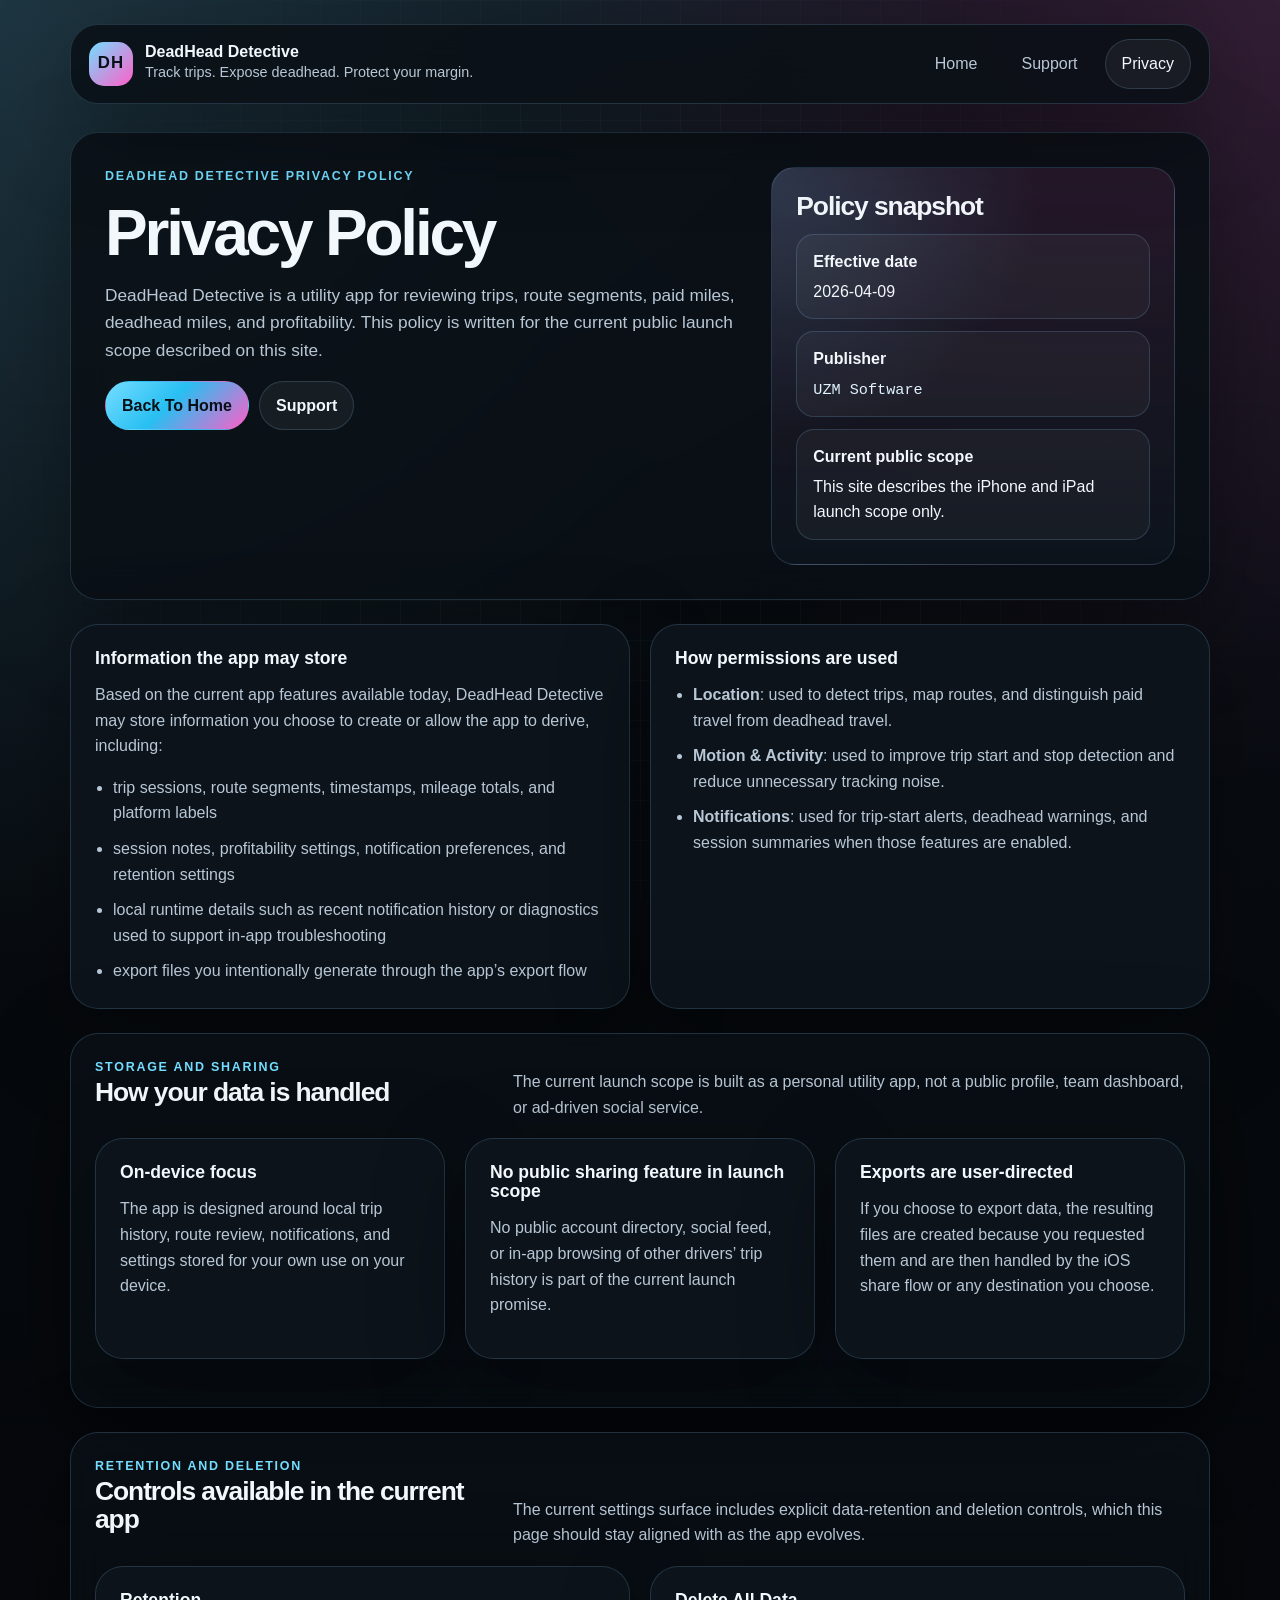
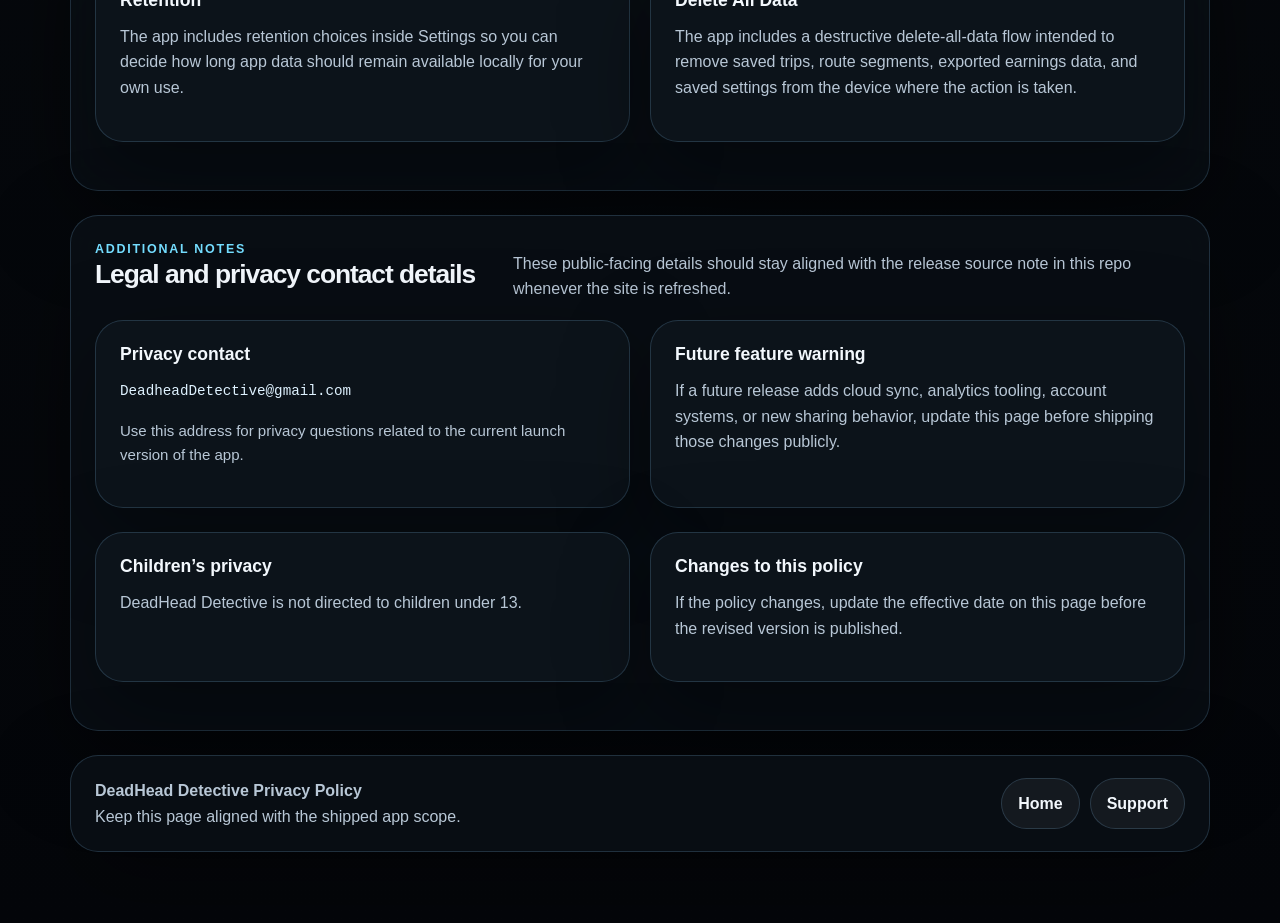
<file: privacy.html>
<!doctype html>
<html lang="en">
<head>
  <meta charset="utf-8">
  <meta name="viewport" content="width=device-width, initial-scale=1">
  <meta name="description" content="Privacy policy for the DeadHead Detective app.">
  <title>DeadHead Detective Privacy Policy</title>
  <link rel="stylesheet" href="site.css">
</head>
<body>
  <div class="shell">
    <header class="topbar">
      <a class="brand" href="index.html" aria-label="DeadHead Detective home">
        <div class="brand-mark">DH</div>
        <div class="brand-copy">
          <strong>DeadHead Detective</strong>
          <span>Track trips. Expose deadhead. Protect your margin.</span>
        </div>
      </a>
      <nav class="nav" aria-label="Primary">
        <a href="index.html">Home</a>
        <a href="support.html">Support</a>
        <a class="active" href="privacy.html">Privacy</a>
      </nav>
    </header>

    <main>
      <section class="hero">
        <div>
          <p class="eyebrow">DeadHead Detective Privacy Policy</p>
          <h1>Privacy Policy</h1>
          <p class="lede">DeadHead Detective is a utility app for reviewing trips, route segments, paid miles, deadhead miles, and profitability. This policy is written for the current public launch scope described on this site.</p>
          <div class="button-row">
            <a class="button primary" href="index.html">Back To Home</a>
            <a class="button secondary" href="support.html">Support</a>
          </div>
        </div>

        <aside class="hero-card">
          <h2>Policy snapshot</h2>
          <div class="meta-list">
            <div class="meta-item">
              <strong>Effective date</strong>
              <span>2026-04-09</span>
            </div>
            <div class="meta-item">
              <strong>Publisher</strong>
              <span><code>UZM Software</code></span>
            </div>
            <div class="meta-item">
              <strong>Current public scope</strong>
              <span>This site describes the iPhone and iPad launch scope only.</span>
            </div>
          </div>
        </aside>
      </section>

      <section class="grid">
        <article class="card span-6">
          <h3>Information the app may store</h3>
          <p>Based on the current app features available today, DeadHead Detective may store information you choose to create or allow the app to derive, including:</p>
          <ul>
            <li>trip sessions, route segments, timestamps, mileage totals, and platform labels</li>
            <li>session notes, profitability settings, notification preferences, and retention settings</li>
            <li>local runtime details such as recent notification history or diagnostics used to support in-app troubleshooting</li>
            <li>export files you intentionally generate through the app’s export flow</li>
          </ul>
        </article>

        <article class="card span-6">
          <h3>How permissions are used</h3>
          <ul>
            <li><strong>Location</strong>: used to detect trips, map routes, and distinguish paid travel from deadhead travel.</li>
            <li><strong>Motion &amp; Activity</strong>: used to improve trip start and stop detection and reduce unnecessary tracking noise.</li>
            <li><strong>Notifications</strong>: used for trip-start alerts, deadhead warnings, and session summaries when those features are enabled.</li>
          </ul>
        </article>
      </section>

      <section class="section">
        <div class="section-header">
          <div>
            <p class="eyebrow">Storage And Sharing</p>
            <h2>How your data is handled</h2>
          </div>
          <p>The current launch scope is built as a personal utility app, not a public profile, team dashboard, or ad-driven social service.</p>
        </div>

        <div class="grid">
          <article class="card span-4">
            <h3>On-device focus</h3>
            <p>The app is designed around local trip history, route review, notifications, and settings stored for your own use on your device.</p>
          </article>

          <article class="card span-4">
            <h3>No public sharing feature in launch scope</h3>
            <p>No public account directory, social feed, or in-app browsing of other drivers’ trip history is part of the current launch promise.</p>
          </article>

          <article class="card span-4">
            <h3>Exports are user-directed</h3>
            <p>If you choose to export data, the resulting files are created because you requested them and are then handled by the iOS share flow or any destination you choose.</p>
          </article>
        </div>
      </section>

      <section class="section">
        <div class="section-header">
          <div>
            <p class="eyebrow">Retention And Deletion</p>
            <h2>Controls available in the current app</h2>
          </div>
          <p>The current settings surface includes explicit data-retention and deletion controls, which this page should stay aligned with as the app evolves.</p>
        </div>

        <div class="grid">
          <article class="card span-6">
            <h3>Retention</h3>
            <p>The app includes retention choices inside Settings so you can decide how long app data should remain available locally for your own use.</p>
          </article>

          <article class="card span-6">
            <h3>Delete All Data</h3>
            <p>The app includes a destructive delete-all-data flow intended to remove saved trips, route segments, exported earnings data, and saved settings from the device where the action is taken.</p>
          </article>
        </div>
      </section>

      <section class="section">
        <div class="section-header">
          <div>
            <p class="eyebrow">Additional Notes</p>
            <h2>Legal and privacy contact details</h2>
          </div>
          <p>These public-facing details should stay aligned with the release source note in this repo whenever the site is refreshed.</p>
        </div>

        <div class="grid">
          <article class="card span-6">
            <h3>Privacy contact</h3>
            <p class="small"><code>DeadheadDetective@gmail.com</code></p>
            <p class="small">Use this address for privacy questions related to the current launch version of the app.</p>
          </article>

          <article class="card span-6">
            <h3>Future feature warning</h3>
            <p>If a future release adds cloud sync, analytics tooling, account systems, or new sharing behavior, update this page before shipping those changes publicly.</p>
          </article>
        </div>

        <div class="grid">
          <article class="card span-6">
            <h3>Children’s privacy</h3>
            <p>DeadHead Detective is not directed to children under 13.</p>
          </article>

          <article class="card span-6">
            <h3>Changes to this policy</h3>
            <p>If the policy changes, update the effective date on this page before the revised version is published.</p>
          </article>
        </div>
      </section>
    </main>

    <footer class="footer">
      <p><strong>DeadHead Detective Privacy Policy</strong><br><span class="muted">Keep this page aligned with the shipped app scope.</span></p>
      <div class="meta-row">
        <a class="button secondary" href="index.html">Home</a>
        <a class="button secondary" href="support.html">Support</a>
      </div>
    </footer>
  </div>
</body>
</html>
</file>
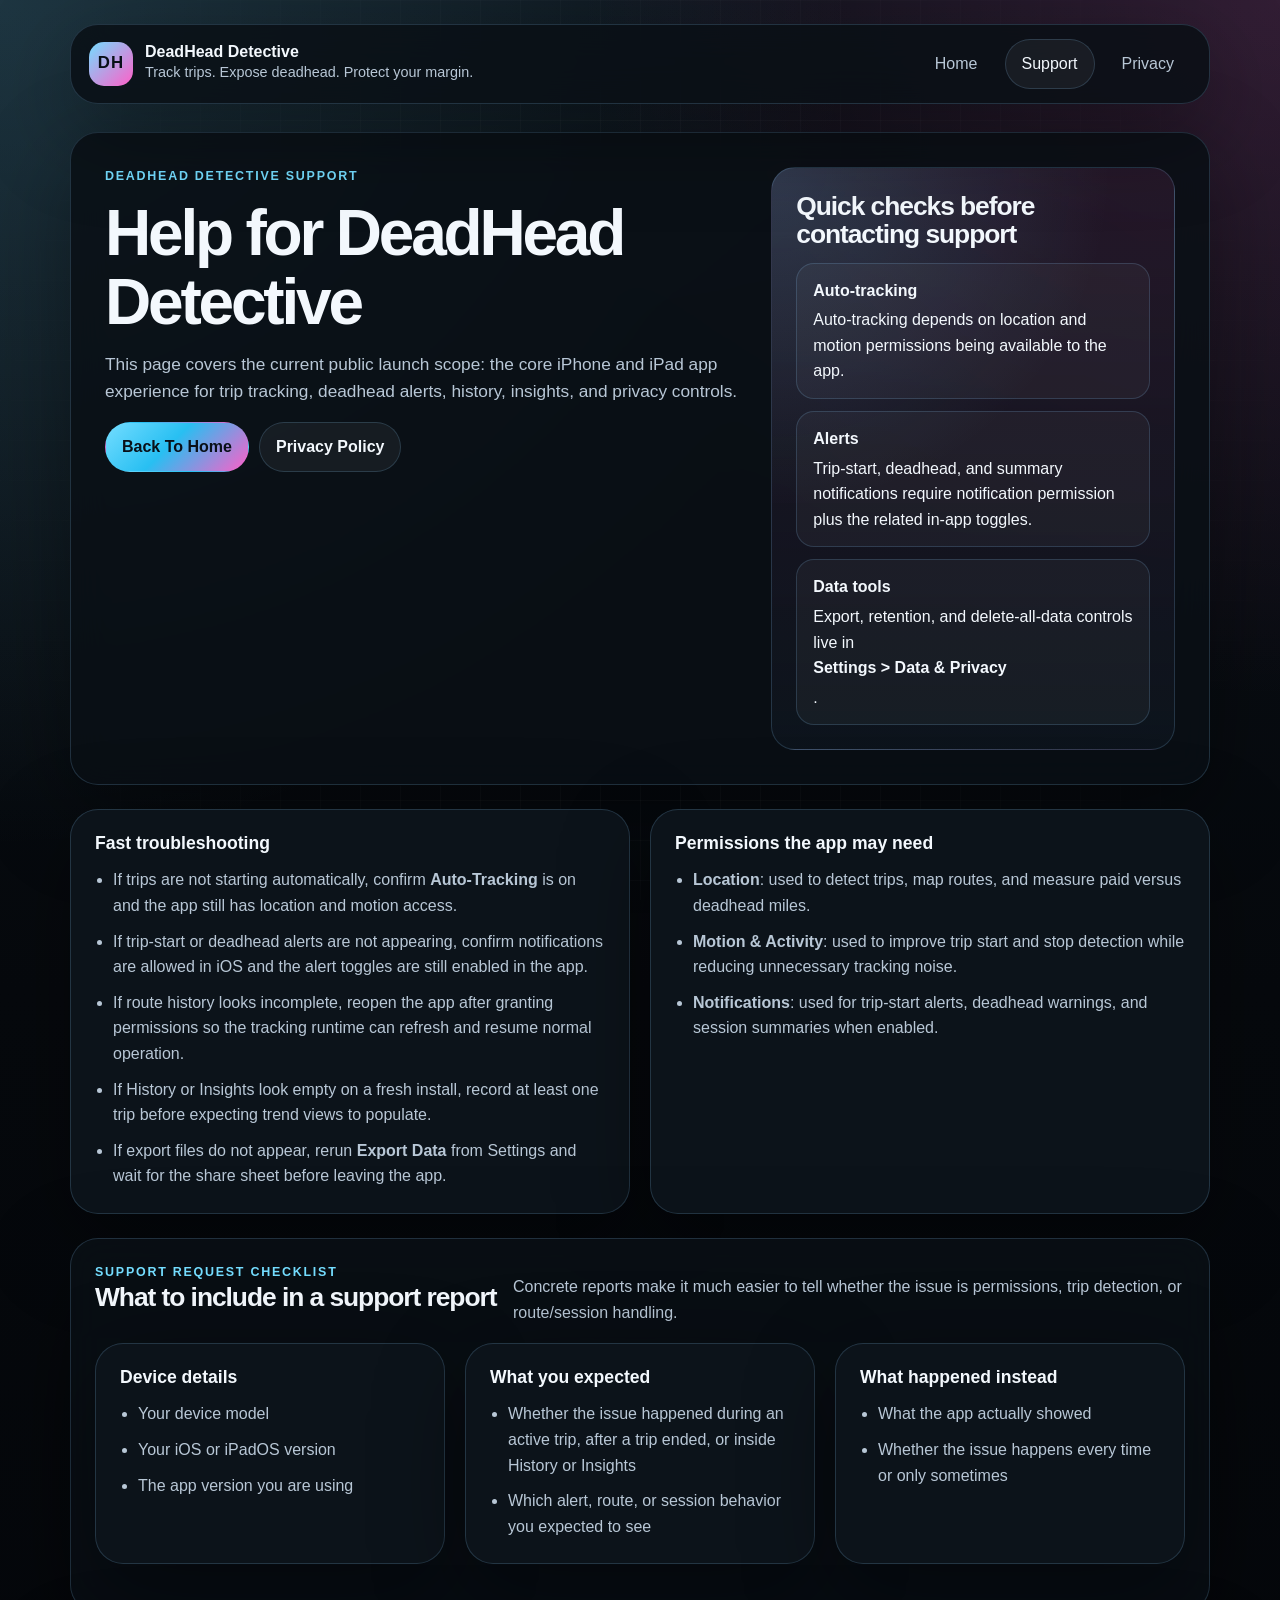
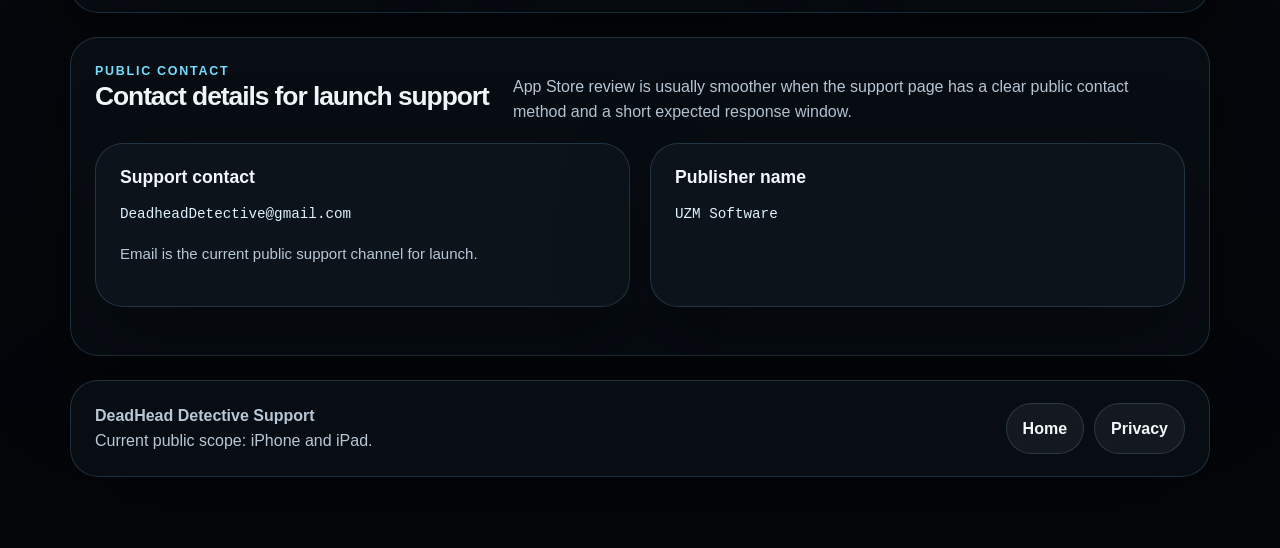
<file: support.html>
<!doctype html>
<html lang="en">
<head>
  <meta charset="utf-8">
  <meta name="viewport" content="width=device-width, initial-scale=1">
  <meta name="description" content="Support information and troubleshooting guidance for the DeadHead Detective app.">
  <title>DeadHead Detective Support</title>
  <link rel="stylesheet" href="site.css">
</head>
<body>
  <div class="shell">
    <header class="topbar">
      <a class="brand" href="index.html" aria-label="DeadHead Detective home">
        <div class="brand-mark">DH</div>
        <div class="brand-copy">
          <strong>DeadHead Detective</strong>
          <span>Track trips. Expose deadhead. Protect your margin.</span>
        </div>
      </a>
      <nav class="nav" aria-label="Primary">
        <a href="index.html">Home</a>
        <a class="active" href="support.html">Support</a>
        <a href="privacy.html">Privacy</a>
      </nav>
    </header>

    <main>
      <section class="hero">
        <div>
          <p class="eyebrow">DeadHead Detective Support</p>
          <h1>Help for DeadHead Detective</h1>
          <p class="lede">This page covers the current public launch scope: the core iPhone and iPad app experience for trip tracking, deadhead alerts, history, insights, and privacy controls.</p>
          <div class="button-row">
            <a class="button primary" href="index.html">Back To Home</a>
            <a class="button secondary" href="privacy.html">Privacy Policy</a>
          </div>
        </div>

        <aside class="hero-card">
          <h2>Quick checks before contacting support</h2>
          <div class="meta-list">
            <div class="meta-item">
              <strong>Auto-tracking</strong>
              <span>Auto-tracking depends on location and motion permissions being available to the app.</span>
            </div>
            <div class="meta-item">
              <strong>Alerts</strong>
              <span>Trip-start, deadhead, and summary notifications require notification permission plus the related in-app toggles.</span>
            </div>
            <div class="meta-item">
              <strong>Data tools</strong>
              <span>Export, retention, and delete-all-data controls live in <strong>Settings &gt; Data &amp; Privacy</strong>.</span>
            </div>
          </div>
        </aside>
      </section>

      <section class="grid">
        <article class="card span-6">
          <h3>Fast troubleshooting</h3>
          <ul>
            <li>If trips are not starting automatically, confirm <strong>Auto-Tracking</strong> is on and the app still has location and motion access.</li>
            <li>If trip-start or deadhead alerts are not appearing, confirm notifications are allowed in iOS and the alert toggles are still enabled in the app.</li>
            <li>If route history looks incomplete, reopen the app after granting permissions so the tracking runtime can refresh and resume normal operation.</li>
            <li>If History or Insights look empty on a fresh install, record at least one trip before expecting trend views to populate.</li>
            <li>If export files do not appear, rerun <strong>Export Data</strong> from Settings and wait for the share sheet before leaving the app.</li>
          </ul>
        </article>

        <article class="card span-6">
          <h3>Permissions the app may need</h3>
          <ul>
            <li><strong>Location</strong>: used to detect trips, map routes, and measure paid versus deadhead miles.</li>
            <li><strong>Motion &amp; Activity</strong>: used to improve trip start and stop detection while reducing unnecessary tracking noise.</li>
            <li><strong>Notifications</strong>: used for trip-start alerts, deadhead warnings, and session summaries when enabled.</li>
          </ul>
        </article>
      </section>

      <section class="section">
        <div class="section-header">
          <div>
            <p class="eyebrow">Support Request Checklist</p>
            <h2>What to include in a support report</h2>
          </div>
          <p>Concrete reports make it much easier to tell whether the issue is permissions, trip detection, or route/session handling.</p>
        </div>

        <div class="grid">
          <article class="card span-4">
            <h3>Device details</h3>
            <ul>
              <li>Your device model</li>
              <li>Your iOS or iPadOS version</li>
              <li>The app version you are using</li>
            </ul>
          </article>

          <article class="card span-4">
            <h3>What you expected</h3>
            <ul>
              <li>Whether the issue happened during an active trip, after a trip ended, or inside History or Insights</li>
              <li>Which alert, route, or session behavior you expected to see</li>
            </ul>
          </article>

          <article class="card span-4">
            <h3>What happened instead</h3>
            <ul>
              <li>What the app actually showed</li>
              <li>Whether the issue happens every time or only sometimes</li>
            </ul>
          </article>
        </div>
      </section>

      <section class="section">
        <div class="section-header">
          <div>
            <p class="eyebrow">Public Contact</p>
            <h2>Contact details for launch support</h2>
          </div>
          <p>App Store review is usually smoother when the support page has a clear public contact method and a short expected response window.</p>
        </div>

        <div class="grid">
          <article class="card span-6">
            <h3>Support contact</h3>
            <p class="small"><code>DeadheadDetective@gmail.com</code></p>
            <p class="small">Email is the current public support channel for launch.</p>
          </article>

          <article class="card span-6">
            <h3>Publisher name</h3>
            <p class="small"><code>UZM Software</code></p>
          </article>
        </div>
      </section>
    </main>

    <footer class="footer">
      <p><strong>DeadHead Detective Support</strong><br><span class="muted">Current public scope: iPhone and iPad.</span></p>
      <div class="meta-row">
        <a class="button secondary" href="index.html">Home</a>
        <a class="button secondary" href="privacy.html">Privacy</a>
      </div>
    </footer>
  </div>
</body>
</html>
</file>
<file: site.css>
:root {
  color-scheme: dark;
  --bg: #06090d;
  --bg-deep: #04060a;
  --bg-panel: rgba(10, 16, 22, 0.86);
  --bg-panel-strong: rgba(13, 20, 28, 0.96);
  --bg-soft: rgba(255, 255, 255, 0.05);
  --text: #f3f8fd;
  --muted: #b8c7d6;
  --line: rgba(137, 203, 255, 0.18);
  --cyan: #74ddff;
  --cyan-strong: #28bff2;
  --fuchsia: #ff5fc8;
  --green: #8bf0b4;
  --shadow: 0 28px 90px rgba(0, 0, 0, 0.35);
}

* {
  box-sizing: border-box;
}

html {
  scroll-behavior: smooth;
}

body {
  margin: 0;
  min-height: 100vh;
  font-family: "Avenir Next", "SF Pro Display", "SF Pro Text", "Helvetica Neue", sans-serif;
  line-height: 1.6;
  color: var(--text);
  background:
    radial-gradient(circle at top left, rgba(116, 221, 255, 0.18), transparent 34%),
    radial-gradient(circle at top right, rgba(255, 95, 200, 0.16), transparent 28%),
    linear-gradient(180deg, #0b1118 0%, var(--bg) 46%, var(--bg-deep) 100%);
}

body::before {
  content: "";
  position: fixed;
  inset: 0;
  pointer-events: none;
  background-image:
    linear-gradient(rgba(255, 255, 255, 0.03) 1px, transparent 1px),
    linear-gradient(90deg, rgba(255, 255, 255, 0.03) 1px, transparent 1px);
  background-size: 40px 40px;
  mask-image: radial-gradient(circle at center, black 40%, transparent 90%);
}

a {
  color: inherit;
  text-decoration: none;
}

.shell {
  position: relative;
  width: min(1140px, calc(100% - 32px));
  margin: 0 auto;
  padding: 24px 0 72px;
}

.topbar,
.hero,
.section,
.callout,
.card,
.footer {
  border: 1px solid var(--line);
  border-radius: 28px;
  background: var(--bg-panel);
  box-shadow: var(--shadow);
  backdrop-filter: blur(18px);
}

.topbar {
  position: sticky;
  top: 16px;
  z-index: 10;
  display: flex;
  align-items: center;
  justify-content: space-between;
  gap: 16px;
  margin-bottom: 28px;
  padding: 14px 18px;
}

.brand {
  display: flex;
  align-items: center;
  gap: 12px;
  min-width: 0;
}

.brand-mark {
  display: grid;
  place-items: center;
  width: 44px;
  height: 44px;
  border-radius: 15px;
  background: linear-gradient(135deg, var(--cyan) 0%, var(--fuchsia) 100%);
  color: #091018;
  font-size: 1.05rem;
  font-weight: 900;
  letter-spacing: 0.06em;
}

.brand-copy strong {
  display: block;
  font-size: 1rem;
  line-height: 1.1;
}

.brand-copy span {
  display: block;
  color: var(--muted);
  font-size: 0.9rem;
}

.nav {
  display: flex;
  flex-wrap: wrap;
  gap: 10px;
}

.nav a,
.button {
  display: inline-flex;
  align-items: center;
  justify-content: center;
  padding: 11px 16px;
  border-radius: 999px;
  border: 1px solid transparent;
  transition: transform 0.18s ease, background 0.18s ease, border-color 0.18s ease, color 0.18s ease;
}

.nav a {
  color: var(--muted);
}

.nav a.active,
.nav a:hover {
  color: var(--text);
  border-color: var(--line);
  background: var(--bg-soft);
}

.button {
  border-color: var(--line);
  font-weight: 700;
}

.button.primary {
  border-color: transparent;
  background: linear-gradient(135deg, var(--cyan) 0%, var(--cyan-strong) 45%, var(--fuchsia) 100%);
  color: #091018;
}

.button.secondary {
  background: var(--bg-soft);
  color: var(--text);
}

.button:hover {
  transform: translateY(-1px);
}

.hero {
  display: grid;
  grid-template-columns: minmax(0, 1.4fr) minmax(300px, 0.88fr);
  gap: 24px;
  padding: 34px;
  margin-bottom: 24px;
}

.hero-card,
.card,
.section {
  padding: 24px;
}

.hero-card {
  border-radius: 24px;
  border: 1px solid var(--line);
  background:
    radial-gradient(circle at top left, rgba(116, 221, 255, 0.18), transparent 48%),
    linear-gradient(180deg, rgba(255, 95, 200, 0.1), rgba(14, 22, 31, 0.8));
}

.eyebrow {
  margin: 0 0 12px;
  color: var(--cyan);
  font-size: 0.78rem;
  font-weight: 800;
  letter-spacing: 0.14em;
  text-transform: uppercase;
}

h1,
h2,
h3 {
  margin: 0 0 14px;
  line-height: 1.08;
}

h1 {
  font-size: clamp(2.5rem, 5vw, 4.7rem);
  letter-spacing: -0.05em;
}

h2 {
  font-size: clamp(1.65rem, 2vw, 2.3rem);
  letter-spacing: -0.04em;
}

h3 {
  font-size: 1.1rem;
}

p {
  margin: 0 0 16px;
  color: var(--muted);
}

.lede {
  max-width: 48rem;
  font-size: 1.08rem;
}

.button-row,
.meta-row,
.hero-badges,
.pill-row {
  display: flex;
  flex-wrap: wrap;
  gap: 10px;
}

.badge,
.pill {
  display: inline-flex;
  align-items: center;
  padding: 8px 12px;
  border-radius: 999px;
  border: 1px solid var(--line);
  background: var(--bg-soft);
  font-size: 0.9rem;
}

.pill.success {
  color: var(--green);
}

.grid {
  display: grid;
  grid-template-columns: repeat(12, minmax(0, 1fr));
  gap: 20px;
  margin-bottom: 24px;
}

.span-4 { grid-column: span 4; }
.span-5 { grid-column: span 5; }
.span-6 { grid-column: span 6; }
.span-7 { grid-column: span 7; }

.card {
  background: var(--bg-panel-strong);
}

.section {
  margin-bottom: 24px;
}

.section-header {
  display: flex;
  align-items: end;
  justify-content: space-between;
  gap: 16px;
  margin-bottom: 18px;
}

.section-header p {
  max-width: 42rem;
  margin-bottom: 0;
}

.gallery-toolbar {
  display: flex;
  flex-wrap: wrap;
  align-items: center;
  justify-content: space-between;
  gap: 14px;
  margin-bottom: 18px;
}

.gallery-toolbar .small {
  max-width: 44rem;
  margin-bottom: 0;
}

.gallery-toggle {
  display: inline-flex;
  align-items: center;
  gap: 4px;
  padding: 4px;
  border: 1px solid var(--line);
  border-radius: 999px;
  background: rgba(255, 255, 255, 0.04);
}

.gallery-tab {
  display: inline-flex;
  align-items: center;
  justify-content: center;
  min-width: 88px;
  padding: 10px 16px;
  border: 0;
  border-radius: 999px;
  background: transparent;
  color: var(--muted);
  font: inherit;
  font-weight: 700;
  cursor: pointer;
  transition: background 0.18s ease, color 0.18s ease, transform 0.18s ease;
}

.gallery-tab:hover {
  color: var(--text);
}

.gallery-tab[aria-selected="true"] {
  background: linear-gradient(135deg, rgba(116, 221, 255, 0.22), rgba(255, 95, 200, 0.22));
  color: var(--text);
}

.gallery-panel[hidden] {
  display: none;
}

ul {
  margin: 0;
  padding-left: 18px;
  color: var(--muted);
}

li + li {
  margin-top: 10px;
}

.meta-list {
  display: grid;
  gap: 12px;
}

.meta-item {
  padding: 14px 16px;
  border-radius: 18px;
  border: 1px solid var(--line);
  background: rgba(255, 255, 255, 0.04);
}

.meta-item strong {
  display: block;
  margin-bottom: 4px;
  color: var(--text);
}

.screenshot-grid {
  display: grid;
  justify-content: center;
  gap: 16px;
}

.screenshot-grid-phone {
  grid-template-columns: repeat(auto-fit, minmax(170px, 190px));
}

.screenshot-grid-tablet {
  grid-template-columns: repeat(auto-fit, minmax(270px, 310px));
}

.screenshot-card {
  display: flex;
  flex-direction: column;
  height: 100%;
  overflow: hidden;
  border: 1px solid var(--line);
  border-radius: 20px;
  background: rgba(255, 255, 255, 0.03);
}

.screenshot-frame {
  display: flex;
  justify-content: center;
  width: 100%;
  padding: 12px 12px 0;
  border: 0;
  cursor: zoom-in;
  background:
    radial-gradient(circle at top left, rgba(116, 221, 255, 0.12), transparent 42%),
    linear-gradient(180deg, rgba(255, 95, 200, 0.08), rgba(7, 10, 22, 0.02));
}

.phone-shot {
  position: relative;
  width: min(100%, 148px);
  padding: 10px 7px 12px;
  border-radius: 26px;
  background:
    linear-gradient(180deg, rgba(24, 31, 44, 0.98), rgba(7, 11, 18, 1)),
    #0c1119;
  border: 1px solid rgba(255, 255, 255, 0.12);
  box-shadow:
    0 18px 34px rgba(0, 0, 0, 0.32),
    inset 0 1px 0 rgba(255, 255, 255, 0.08);
}

.phone-shot-top {
  position: absolute;
  top: 6px;
  left: 50%;
  width: 40%;
  height: 12px;
  border-radius: 999px;
  transform: translateX(-50%);
  background: rgba(0, 0, 0, 0.72);
  box-shadow: inset 0 1px 0 rgba(255, 255, 255, 0.08);
}

.phone-shot img {
  width: 100%;
  border-radius: 14px;
  border: 1px solid rgba(255, 255, 255, 0.08);
  box-shadow: 0 14px 26px rgba(0, 0, 0, 0.24);
}

.tablet-shot {
  position: relative;
  width: min(100%, 290px);
  padding: 12px 12px 14px;
  border-radius: 26px;
  background:
    linear-gradient(180deg, rgba(24, 31, 44, 0.98), rgba(7, 11, 18, 1)),
    #0c1119;
  border: 1px solid rgba(255, 255, 255, 0.12);
  box-shadow:
    0 18px 34px rgba(0, 0, 0, 0.32),
    inset 0 1px 0 rgba(255, 255, 255, 0.08);
}

.tablet-shot-top {
  position: absolute;
  top: 6px;
  left: 50%;
  width: 22%;
  height: 10px;
  border-radius: 999px;
  transform: translateX(-50%);
  background: rgba(0, 0, 0, 0.72);
  box-shadow: inset 0 1px 0 rgba(255, 255, 255, 0.08);
}

.tablet-shot img {
  width: 100%;
  border-radius: 16px;
  border: 1px solid rgba(255, 255, 255, 0.08);
  box-shadow: 0 14px 26px rgba(0, 0, 0, 0.24);
}

.screenshot-meta {
  padding: 14px;
}

.screenshot-meta h3 {
  margin-bottom: 8px;
  font-size: 1rem;
}

.screenshot-meta p {
  margin-bottom: 0;
  font-size: 0.9rem;
  line-height: 1.45;
}

.device-chip {
  display: inline-flex;
  align-items: center;
  margin-bottom: 10px;
  padding: 6px 10px;
  border-radius: 999px;
  border: 1px solid var(--line);
  background: var(--bg-soft);
  color: var(--cyan);
  font-size: 0.78rem;
  font-weight: 700;
  letter-spacing: 0.08em;
  text-transform: uppercase;
}

.callout {
  padding: 22px 24px;
  margin-bottom: 24px;
  background:
    linear-gradient(135deg, rgba(116, 221, 255, 0.08), rgba(255, 95, 200, 0.08)),
    var(--bg-panel);
}

.footer {
  display: flex;
  flex-wrap: wrap;
  justify-content: space-between;
  gap: 16px;
  padding: 22px 24px;
}

.footer p {
  margin: 0;
}

.muted {
  color: var(--muted);
}

.small {
  font-size: 0.94rem;
}

code {
  font-family: ui-monospace, SFMono-Regular, Menlo, Monaco, Consolas, monospace;
  font-size: 0.95em;
  color: #dff2ff;
}

body.lightbox-open {
  overflow: hidden;
}

.lightbox[hidden] {
  display: none;
}

.lightbox {
  position: fixed;
  inset: 0;
  z-index: 50;
  display: grid;
  place-items: center;
  padding: 20px;
}

.lightbox-backdrop {
  position: absolute;
  inset: 0;
  border: 0;
  background: rgba(4, 7, 12, 0.86);
  backdrop-filter: blur(12px);
}

.lightbox-dialog {
  position: relative;
  display: grid;
  gap: 18px;
  width: min(960px, 100%);
  padding: 24px;
  border: 1px solid var(--line);
  border-radius: 28px;
  background: rgba(10, 16, 22, 0.96);
  box-shadow: var(--shadow);
}

.lightbox-close {
  justify-self: end;
  padding: 10px 14px;
  border: 1px solid var(--line);
  border-radius: 999px;
  background: var(--bg-soft);
  color: var(--text);
  cursor: pointer;
}

.lightbox-media {
  display: flex;
  justify-content: center;
}

.lightbox-media img {
  width: min(100%, 360px);
  border-radius: 28px;
  border: 1px solid rgba(255, 255, 255, 0.12);
  box-shadow: 0 32px 52px rgba(0, 0, 0, 0.38);
}

.lightbox-copy {
  max-width: 40rem;
}

.lightbox-copy p {
  margin-bottom: 0;
}

@media (max-width: 920px) {
  .hero {
    grid-template-columns: 1fr;
  }

  .screenshot-grid-phone {
    grid-template-columns: repeat(auto-fit, minmax(160px, 1fr));
  }

  .screenshot-grid-tablet {
    grid-template-columns: repeat(auto-fit, minmax(220px, 1fr));
  }

  .span-4,
  .span-5,
  .span-6,
  .span-7 {
    grid-column: span 12;
  }

  .topbar {
    position: static;
  }
}

@media (max-width: 640px) {
  .shell {
    width: min(100% - 20px, 1140px);
    padding-top: 12px;
  }

  .topbar,
  .hero,
  .section,
  .callout,
  .footer {
    border-radius: 22px;
  }

  .topbar,
  .hero,
  .hero-card,
  .card,
  .section,
  .callout,
  .footer {
    padding: 20px;
  }

  h1 {
    font-size: clamp(2.15rem, 10vw, 3.2rem);
  }

  .gallery-toolbar {
    align-items: stretch;
  }

  .gallery-toggle {
    width: 100%;
  }

  .gallery-tab {
    flex: 1;
  }

  .screenshot-grid-phone {
    grid-template-columns: repeat(2, minmax(0, 1fr));
    gap: 14px;
  }

  .screenshot-grid-tablet {
    grid-template-columns: 1fr;
    gap: 14px;
  }

  .phone-shot {
    width: min(100%, 136px);
  }

  .tablet-shot {
    width: min(100%, 320px);
  }

  .screenshot-meta {
    padding: 12px;
  }
}
</file>
